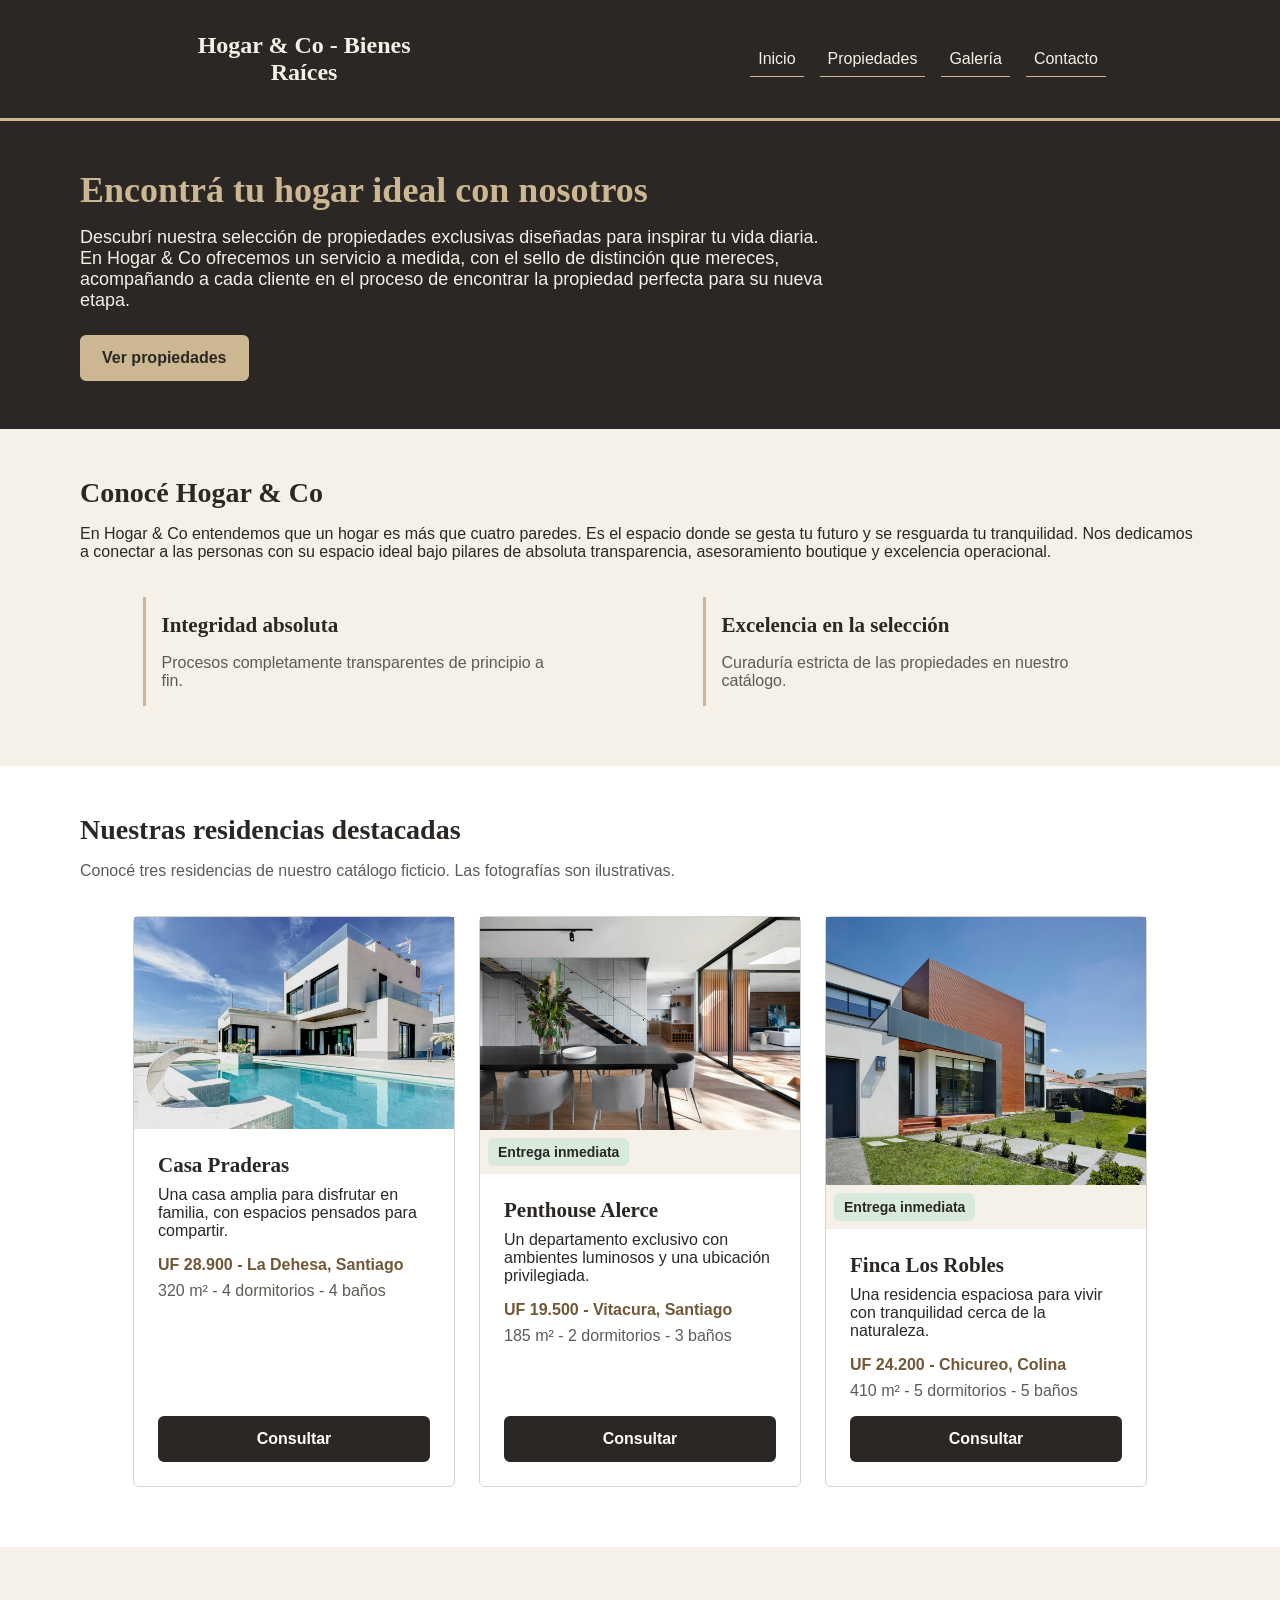
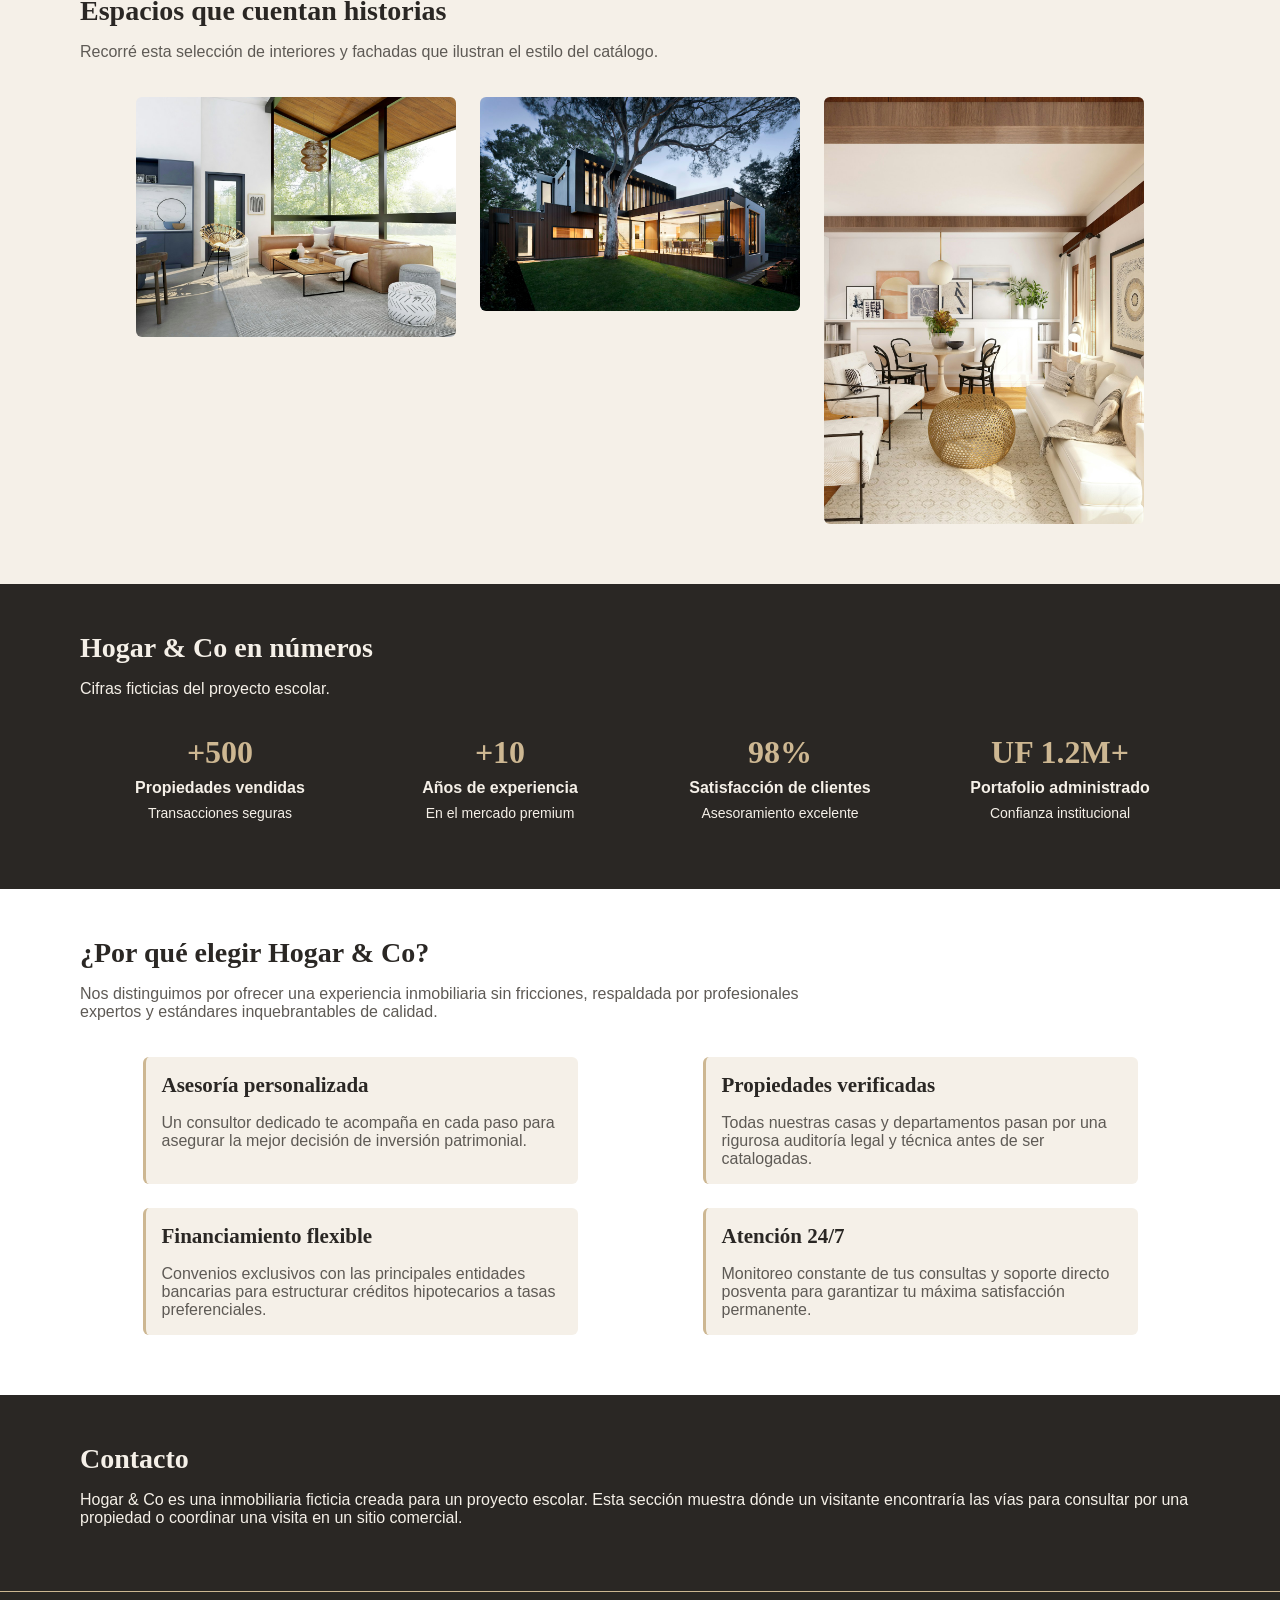
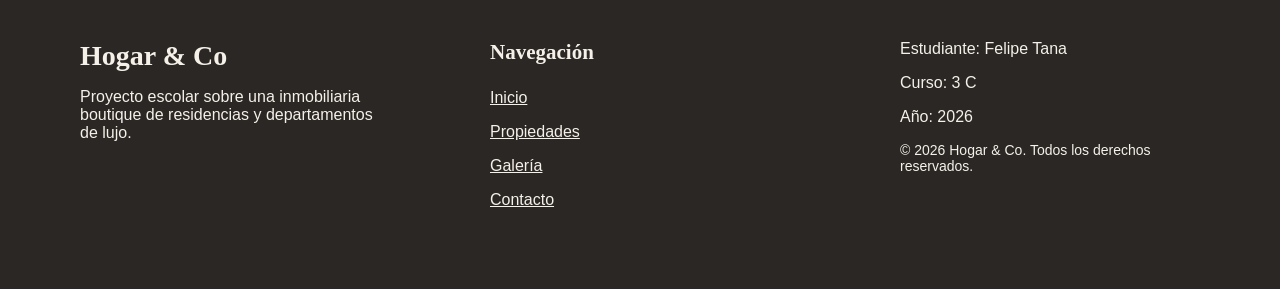
<file: index.html>
<!DOCTYPE html>
<html lang="es">
<head>
  <meta charset="UTF-8">
  <meta name="viewport" content="width=device-width, initial-scale=1.0">
  <title>Hogar &amp; Co | Inmobiliaria Boutique</title>
  <link rel="stylesheet" href="styles.css">
</head>
<body>

  <header class="site-header">
    <div class="site-header__brand">
      <h1 class="site-header__title">Hogar &amp; Co - Bienes Raíces</h1>
    </div>

    <nav class="nav" aria-label="Principal">
      <ul class="nav__list">
        <li><a class="nav__link" href="#presentacion">Inicio</a></li>
        <li><a class="nav__link" href="#propiedades">Propiedades</a></li>
        <li><a class="nav__link" href="#galeria">Galería</a></li>
        <li><a class="nav__link" href="#contacto">Contacto</a></li>
      </ul>
    </nav>
  </header>

  <main>

    <section class="hero" id="presentacion">
      <div class="container">
        <h2 class="hero__title">Encontrá tu hogar ideal con nosotros</h2>
        <p class="hero__text">
          Descubrí nuestra selección de propiedades exclusivas diseñadas para inspirar tu vida diaria.
          En Hogar &amp; Co ofrecemos un servicio a medida, con el sello de distinción que mereces, acompañando
          a cada cliente en el proceso de encontrar la propiedad perfecta para su nueva etapa.
        </p>
        <a class="btn btn--accent" href="#propiedades">Ver propiedades</a>
      </div>
    </section>

    <section class="section" id="sobre-nosotros">
      <div class="container">
        <h2>Conocé Hogar &amp; Co</h2>
        <p>
          En Hogar &amp; Co entendemos que un hogar es más que cuatro paredes. Es el espacio donde se gesta
          tu futuro y se resguarda tu tranquilidad. Nos dedicamos a conectar a las personas con su espacio
          ideal bajo pilares de absoluta transparencia, asesoramiento boutique y excelencia operacional.
        </p>

        <div class="values">
          <div class="values__item">
            <h3>Integridad absoluta</h3>
            <p>Procesos completamente transparentes de principio a fin.</p>
          </div>
          <div class="values__item">
            <h3>Excelencia en la selección</h3>
            <p>Curaduría estricta de las propiedades en nuestro catálogo.</p>
          </div>
        </div>
      </div>
    </section>

    <section class="section section--alt" id="propiedades">
      <div class="container">
        <h2>Nuestras residencias destacadas</h2>
        <p class="section__intro">Conocé tres residencias de nuestro catálogo ficticio. Las fotografías son ilustrativas.</p>

        <!-- Fotografías guardadas en imagenes/. Fuentes en imagenes/FUENTES.md. -->
        <div class="cards">
          <div class="card">
            <div class="card__media">
              <img class="card__image" src="imagenes/casa-praderas.jpg" alt="Fotografía ilustrativa de una casa de arquitectura moderna">
            </div>
            <div class="card__body">
              <h3 class="card__title">Casa Praderas</h3>
              <p>Una casa amplia para disfrutar en familia, con espacios pensados para compartir.</p>
              <p class="card__price">UF 28.900 - La Dehesa, Santiago</p>
              <p class="card__details">320 m² - 4 dormitorios - 4 baños</p>
              <a class="btn card__link" href="#contacto">Consultar</a>
            </div>
          </div>

          <div class="card">
            <div class="card__media">
              <img class="card__image" src="imagenes/penthouse-alerce.jpg" alt="Fotografía ilustrativa de un interior contemporáneo">
              <span class="badge">Entrega inmediata</span>
            </div>
            <div class="card__body">
              <h3 class="card__title">Penthouse Alerce</h3>
              <p>Un departamento exclusivo con ambientes luminosos y una ubicación privilegiada.</p>
              <p class="card__price">UF 19.500 - Vitacura, Santiago</p>
              <p class="card__details">185 m² - 2 dormitorios - 3 baños</p>
              <a class="btn card__link" href="#contacto">Consultar</a>
            </div>
          </div>

          <div class="card">
            <div class="card__media">
              <img class="card__image" src="imagenes/finca-los-robles.jpg" alt="Fotografía ilustrativa de una residencia amplia">
              <span class="badge">Entrega inmediata</span>
            </div>
            <div class="card__body">
              <h3 class="card__title">Finca Los Robles</h3>
              <p>Una residencia espaciosa para vivir con tranquilidad cerca de la naturaleza.</p>
              <p class="card__price">UF 24.200 - Chicureo, Colina</p>
              <p class="card__details">410 m² - 5 dormitorios - 5 baños</p>
              <a class="btn card__link" href="#contacto">Consultar</a>
            </div>
          </div>
        </div>
      </div>
    </section>

    <section class="section" id="galeria">
      <div class="container">
        <h2>Espacios que cuentan historias</h2>
        <p class="section__intro">Recorré esta selección de interiores y fachadas que ilustran el estilo del catálogo.</p>

        <div class="gallery">
          <img class="gallery__image" src="imagenes/interior-1.jpg" alt="Interior moderno">
          <img class="gallery__image" src="imagenes/fachada-1.jpg" alt="Fachada de una casa moderna">
          <img class="gallery__image" src="imagenes/living-1.jpg" alt="Living amplio con iluminación natural">
        </div>
      </div>
    </section>

    <section class="section section--dark" id="datos-destacados">
      <div class="container">
        <h2>Hogar &amp; Co en números</h2>
        <p>Cifras ficticias del proyecto escolar.</p>
        <ul class="stats">
          <li class="stats__item">
            <span class="stats__number">+500</span>
            <span class="stats__label">Propiedades vendidas</span>
            <span class="stats__text">Transacciones seguras</span>
          </li>
          <li class="stats__item">
            <span class="stats__number">+10</span>
            <span class="stats__label">Años de experiencia</span>
            <span class="stats__text">En el mercado premium</span>
          </li>
          <li class="stats__item">
            <span class="stats__number">98%</span>
            <span class="stats__label">Satisfacción de clientes</span>
            <span class="stats__text">Asesoramiento excelente</span>
          </li>
          <li class="stats__item">
            <span class="stats__number">UF 1.2M+</span>
            <span class="stats__label">Portafolio administrado</span>
            <span class="stats__text">Confianza institucional</span>
          </li>
        </ul>
      </div>
    </section>

    <section class="section section--alt" id="por-que-elegirnos">
      <div class="container">
        <h2>¿Por qué elegir Hogar &amp; Co?</h2>
        <p class="section__intro">Nos distinguimos por ofrecer una experiencia inmobiliaria sin fricciones, respaldada por profesionales expertos y estándares inquebrantables de calidad.</p>

        <div class="features">
          <div class="features__item">
            <h3>Asesoría personalizada</h3>
            <p>Un consultor dedicado te acompaña en cada paso para asegurar la mejor decisión de inversión patrimonial.</p>
          </div>
          <div class="features__item">
            <h3>Propiedades verificadas</h3>
            <p>Todas nuestras casas y departamentos pasan por una rigurosa auditoría legal y técnica antes de ser catalogadas.</p>
          </div>
          <div class="features__item">
            <h3>Financiamiento flexible</h3>
            <p>Convenios exclusivos con las principales entidades bancarias para estructurar créditos hipotecarios a tasas preferenciales.</p>
          </div>
          <div class="features__item">
            <h3>Atención 24/7</h3>
            <p>Monitoreo constante de tus consultas y soporte directo posventa para garantizar tu máxima satisfacción permanente.</p>
          </div>
        </div>
      </div>
    </section>

    <section class="section section--dark" id="contacto">
      <div class="container">
        <h2>Contacto</h2>
        <p>Hogar &amp; Co es una inmobiliaria ficticia creada para un proyecto escolar. Esta sección muestra dónde un visitante encontraría las vías para consultar por una propiedad o coordinar una visita en un sitio comercial.</p>
      </div>
    </section>

  </main>

  <footer class="site-footer">
    <div class="container site-footer__inner">
      <div class="site-footer__column">
        <h2>Hogar &amp; Co</h2>
        <p>Proyecto escolar sobre una inmobiliaria boutique de residencias y departamentos de lujo.</p>
      </div>

      <nav class="site-footer__column" aria-label="Pie de página">
        <h3>Navegación</h3>
        <ul class="site-footer__list">
          <li><a class="site-footer__link" href="#presentacion">Inicio</a></li>
          <li><a class="site-footer__link" href="#propiedades">Propiedades</a></li>
          <li><a class="site-footer__link" href="#galeria">Galería</a></li>
          <li><a class="site-footer__link" href="#contacto">Contacto</a></li>
        </ul>
      </nav>

      <div class="site-footer__column">
        <p>Estudiante: Felipe Tana</p>
        <p>Curso: 3 C</p>
        <p>Año: 2026</p>
        <p class="site-footer__copy">&copy; 2026 Hogar &amp; Co. Todos los derechos reservados.</p>
      </div>
    </div>
  </footer>

</body>
</html>
</file>
<file: styles.css>
/* Hogar & Co - Entrega 2
   Estilos limitados a los temas de los seis PDF proporcionados.
   Adaptación fluida con Flexbox; no se utilizan media queries.
*/

/* 1. Variables: colores, tipografías y espaciados. */
:root {
  --color-principal: #2a2724;
  --color-secundario: #725735;
  --color-acento: #cdb792;
  --color-fondo: #f5f0e8;
  --color-superficie: #ffffff;
  --color-texto: #2a2724;
  --color-texto-suave: #5e5a55;
  --color-texto-claro: #f5f0e8;
  --color-borde: #d6d3cf;
  --color-etiqueta: #d8eadc;
  --fuente-titulos: Georgia, 'Times New Roman', serif;
  --fuente-texto: Arial, Helvetica, sans-serif;
  --espacio-pequeno: 8px;
  --espacio-medio: 16px;
  --espacio-grande: 24px;
  --espacio-seccion: 48px;
}

/* 2. Base: herencia, selectores de etiqueta y modelo de cajas. */
body {
  margin: 0;
  font-family: var(--fuente-texto);
  font-size: 16px;
  color: var(--color-texto);
  background-color: var(--color-fondo);
}

h1, h2, h3 {
  margin: 0 0 var(--espacio-medio);
  font-family: var(--fuente-titulos);
  font-weight: bold;
}

h1 { font-size: 24px; }
h2 { font-size: 28px; }
h3 { font-size: 21px; }

p {
  margin: 0 0 var(--espacio-medio);
}

ul {
  margin: 0;
  padding: 0;
  list-style-type: none;
}

img {
  display: block;
  max-width: 100%;
  height: auto;
}

a {
  color: var(--color-secundario);
}

/* El contenedor deja espacio lateral incluso en teléfonos. */
.container {
  width: 92%;
  max-width: 1120px;
  margin: 0 auto;
}

.section {
  padding: var(--espacio-seccion) 0;
}

.section--alt {
  background-color: var(--color-superficie);
}

.section--dark {
  background-color: var(--color-principal);
  color: var(--color-texto-claro);
}

.section__intro {
  max-width: 760px;
  margin-bottom: var(--espacio-grande);
  color: var(--color-texto-suave);
}

/* 3. Encabezado y navegación.
   Los elementos saltan de fila cuando no hay espacio suficiente.
   En pantallas amplias, los enlaces quedan en una fila horizontal. */
.site-header {
  display: flex;
  flex-wrap: wrap;
  align-items: center;
  justify-content: space-around;
  padding: var(--espacio-medio);
  color: var(--color-texto-claro);
  background-color: var(--color-principal);
  border-bottom: 3px solid var(--color-acento);
}

.site-header__brand {
  display: flex;
  flex-wrap: wrap;
  align-items: center;
  justify-content: center;
  max-width: 100%;
  margin: var(--espacio-pequeno) 0;
}

.site-header__title {
  max-width: 260px;
  margin: var(--espacio-pequeno);
  text-align: center;
}

.nav__list {
  display: flex;
  flex-wrap: wrap;
  justify-content: center;
}

.nav__link {
  display: inline-block;
  margin: var(--espacio-pequeno);
  padding: var(--espacio-pequeno);
  color: var(--color-texto-claro);
  text-decoration: none;
  border-bottom: 1px solid var(--color-acento);
}

/* 4. Presentación y enlaces con aspecto de botón. */
.hero {
  padding: var(--espacio-seccion) 0;
  color: var(--color-texto-claro);
  background-color: var(--color-principal);
}

.hero__title {
  max-width: 700px;
  font-size: 36px;
  color: var(--color-acento);
}

.hero__text {
  max-width: 760px;
  margin-bottom: var(--espacio-grande);
  font-size: 18px;
}

.btn {
  display: inline-block;
  padding: 12px 20px;
  border: 2px solid var(--color-principal);
  border-radius: 6px;
  background-color: var(--color-principal);
  color: var(--color-superficie);
  font-weight: bold;
  text-decoration: none;
  cursor: pointer;
}

.btn--accent {
  border: 2px solid var(--color-acento);
  background-color: var(--color-acento);
  color: var(--color-principal);
}

/* 5. Valores y características: Flexbox sin Grid ni cálculos. */
.values, .features {
  display: flex;
  flex-wrap: wrap;
  justify-content: space-around;
  margin-top: var(--espacio-grande);
}

.values__item, .features__item {
  width: 400px;
  max-width: 80%;
  margin: 12px;
  padding: var(--espacio-medio);
  border-left: 3px solid var(--color-acento);
}

.features__item {
  background-color: var(--color-fondo);
  border-radius: 6px;
}

.values__item p, .features__item p {
  margin: 0;
  color: var(--color-texto-suave);
}

/* 6. Tres tarjetas: una por fila en móvil, varias cuando caben.
   El ancho máximo limita cada tarjeta al espacio disponible.
   Los márgenes separan los elementos, sin utilizar gap. */
.cards {
  display: flex;
  flex-wrap: wrap;
  justify-content: center;
  align-items: stretch;
}

.card {
  display: flex;
  flex-direction: column;
  width: 320px;
  max-width: 90%;
  margin: 12px;
  border: 1px solid var(--color-borde);
  border-radius: 6px;
  background-color: var(--color-superficie);
}

.card__media {
  min-height: 180px;
  background-color: var(--color-fondo);
}

.card__image {
  width: 100%;
  height: auto;
}

.badge {
  display: inline-block;
  margin: var(--espacio-pequeno);
  padding: 6px 10px;
  border-radius: 6px;
  background-color: var(--color-etiqueta);
  color: var(--color-principal);
  font-size: 14px;
  font-weight: bold;
}

.card__body {
  display: flex;
  flex: 1;
  flex-direction: column;
  padding: var(--espacio-grande);
}

.card__title, .card__price {
  margin-bottom: var(--espacio-pequeno);
}

.card__price {
  color: var(--color-secundario);
  font-weight: bold;
}

.card__details {
  color: var(--color-texto-suave);
}

.card__link {
  margin-top: auto;
  text-align: center;
}

/* 7. Galería: se conserva la proporción original de cada imagen.
   Las fotografías están guardadas localmente en imagenes/. */
.gallery {
  display: flex;
  flex-wrap: wrap;
  align-items: flex-start;
  justify-content: center;
}

.gallery__image {
  width: 320px;
  max-width: 90%;
  height: auto;
  margin: 12px;
  border-radius: 6px;
  background-color: var(--color-superficie);
}

/* 8. Cifras. */
.stats {
  display: flex;
  flex-wrap: wrap;
  justify-content: space-around;
  margin-top: var(--espacio-grande);
}

.stats__item {
  width: 220px;
  max-width: 90%;
  margin: 12px;
  text-align: center;
}

.stats__number, .stats__label, .stats__text {
  display: block;
  margin-bottom: var(--espacio-pequeno);
}

.stats__number {
  font-family: var(--fuente-titulos);
  font-size: 32px;
  font-weight: bold;
  color: var(--color-acento);
}

.stats__label { font-weight: bold; }
.stats__text { font-size: 14px; }

/* 9. Pie de página: las columnas se acomodan con flex-wrap. */
.site-footer {
  padding: var(--espacio-seccion) 0;
  border-top: 1px solid var(--color-acento);
  background-color: var(--color-principal);
  color: var(--color-texto-claro);
}

.site-footer__inner {
  display: flex;
  flex-wrap: wrap;
  justify-content: space-between;
}

.site-footer__column {
  width: 300px;
  max-width: 100%;
  margin: 0 0 var(--espacio-grande);
}

.site-footer__link {
  display: inline-block;
  padding: var(--espacio-pequeno) 0;
  color: var(--color-texto-claro);
}

.site-footer__copy { font-size: 14px; }
</file>
